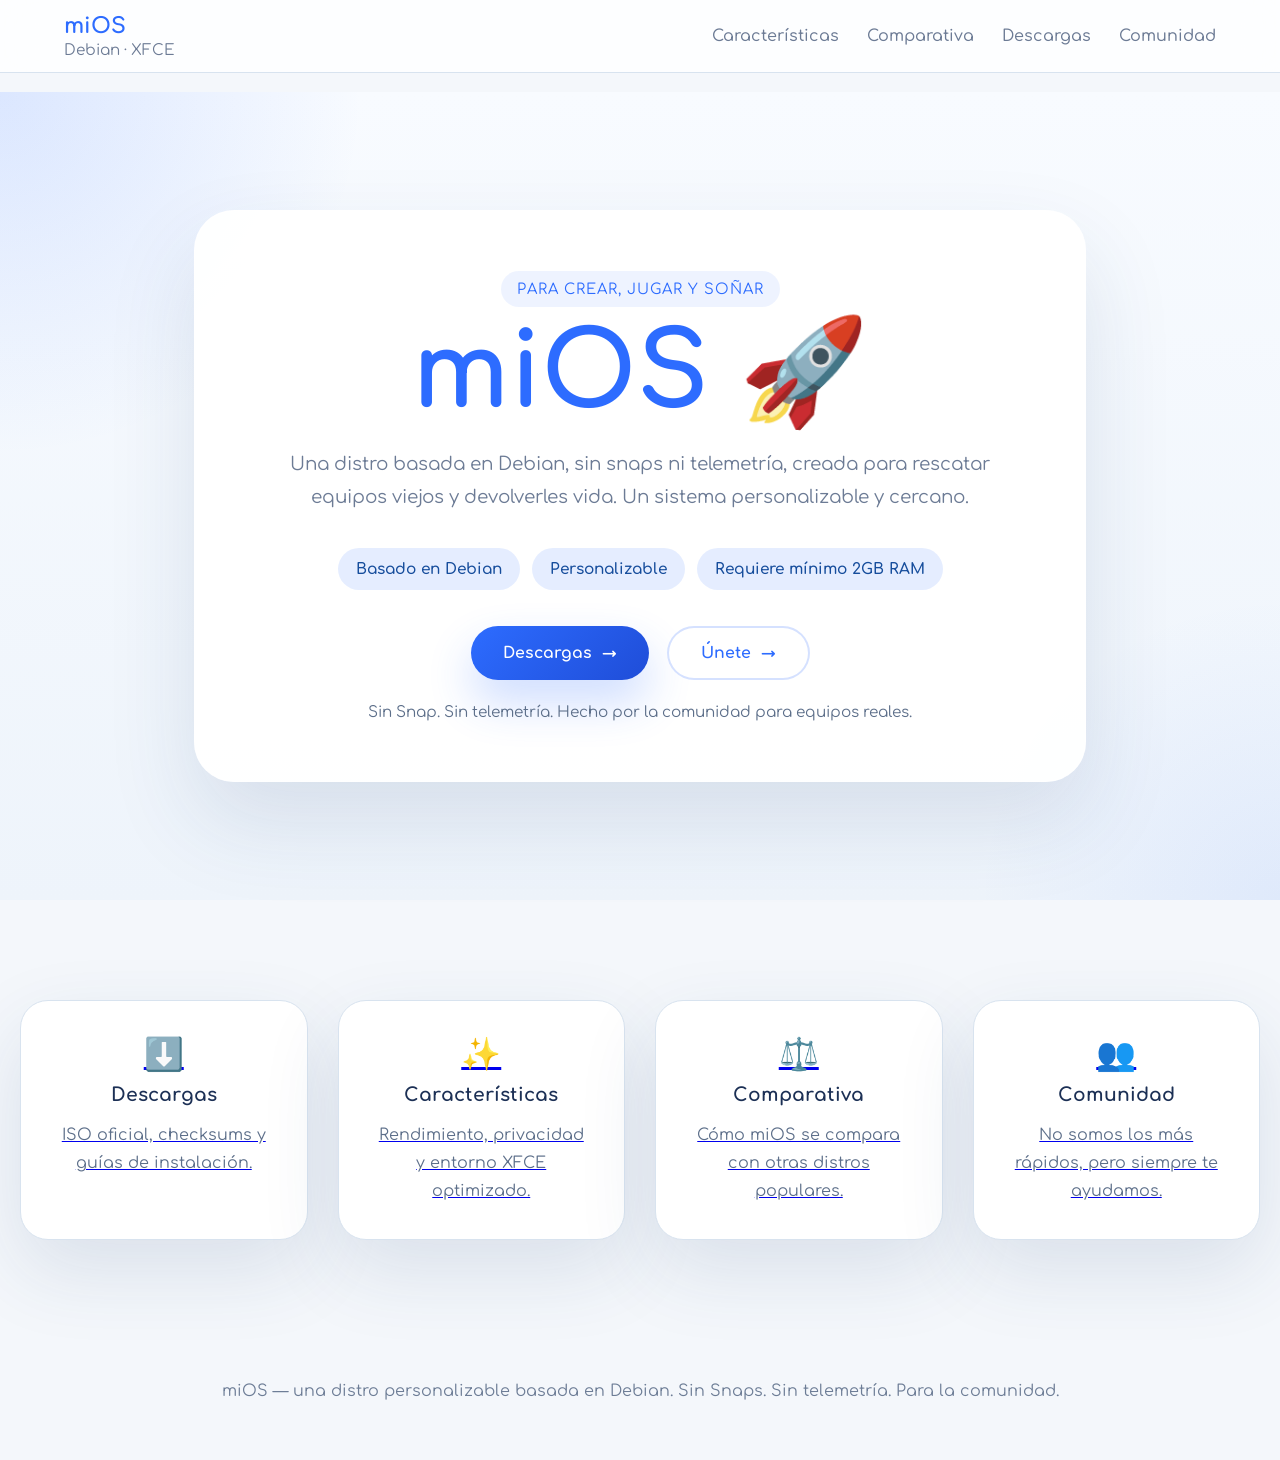
<file: index.html>
<!DOCTYPE html>
<html lang="es">
<head>
  <meta charset="UTF-8" />
  <meta name="viewport" content="width=device-width, initial-scale=1.0" />
  <title>miOS - Distro para crear, jugar y soñar</title>
  <link rel="preconnect" href="https://fonts.googleapis.com" />
  <link rel="preconnect" href="https://fonts.gstatic.com" crossorigin />
  <link href="https://fonts.googleapis.com/css2?family=Comfortaa:wght@300;400;500;600;700&display=swap" rel="stylesheet" />
  <link rel="icon" href="favicon.svg" type="image/svg+xml" />
  <link rel="stylesheet" href="styles.css" />
</head>
<body>
  <header class="header">
    <div class="header-inner">
      <div class="brand">
        <span class="brand-label">miOS</span>
        <span class="brand-sub">Debian · XFCE</span>
      </div>
      <nav>
        <a href="caracteristicas.html">Características</a>
        <a href="comparativa.html">Comparativa</a>
        <a href="descargas.html">Descargas</a>
        <a href="comunidad.html">Comunidad</a>
      </nav>
    </div>
  </header>

  <main>
    <section class="hero">
      <div class="hero-shell">
        <div class="hero-copy">
          <span class="eyebrow">Para crear, jugar y soñar</span>
          <h1 class="animate-letters">miOS <span class="emoji">🚀</span></h1>
          <p class="hero-text">Una distro basada en Debian, sin snaps ni telemetría, creada para rescatar equipos viejos y devolverles vida. Un sistema personalizable y cercano.</p>
          <div class="hero-pill-group">
            <span>Basado en Debian</span>
            <span>Personalizable</span>
            <span>Requiere mínimo 2GB RAM</span>
          </div>
          <div class="hero-buttons">
            <a class="btn primary" href="descargas.html">Descargas</a>
            <a class="btn outline" href="https://t.me/mioscanaloficial" target="_blank" rel="noreferrer">Únete</a>
          </div>
          <p class="hero-note">Sin Snap. Sin telemetría. Hecho por la comunidad para equipos reales.</p>
        </div>
      </div>
    </section>

    <section class="section quick-links">
      <div class="grid cards-grid">
        <a class="card" href="descargas.html">
          <div class="card-icon">⬇️</div>
          <h3 class="animate-letters">Descargas</h3>
          <p>ISO oficial, checksums y guías de instalación.</p>
        </a>
        <a class="card" href="caracteristicas.html">
          <div class="card-icon">✨</div>
          <h3 class="animate-letters">Características</h3>
          <p>Rendimiento, privacidad y entorno XFCE optimizado.</p>
        </a>
        <a class="card" href="comparativa.html">
          <div class="card-icon">⚖️</div>
          <h3 class="animate-letters">Comparativa</h3>
          <p>Cómo miOS se compara con otras distros populares.</p>
        </a>
        <a class="card" href="comunidad.html">
          <div class="card-icon">👥</div>
          <h3 class="animate-letters">Comunidad</h3>
          <p>No somos los más rápidos, pero siempre te ayudamos.</p>
        </a>
      </div>
    </section>
  </main>
  </main>

  <footer class="footer">
    <p>miOS — una distro personalizable basada en Debian. Sin Snaps. Sin telemetría. Para la comunidad.</p>
  </footer>

  <script src="script.js"></script>
</body>
</html>
</file>
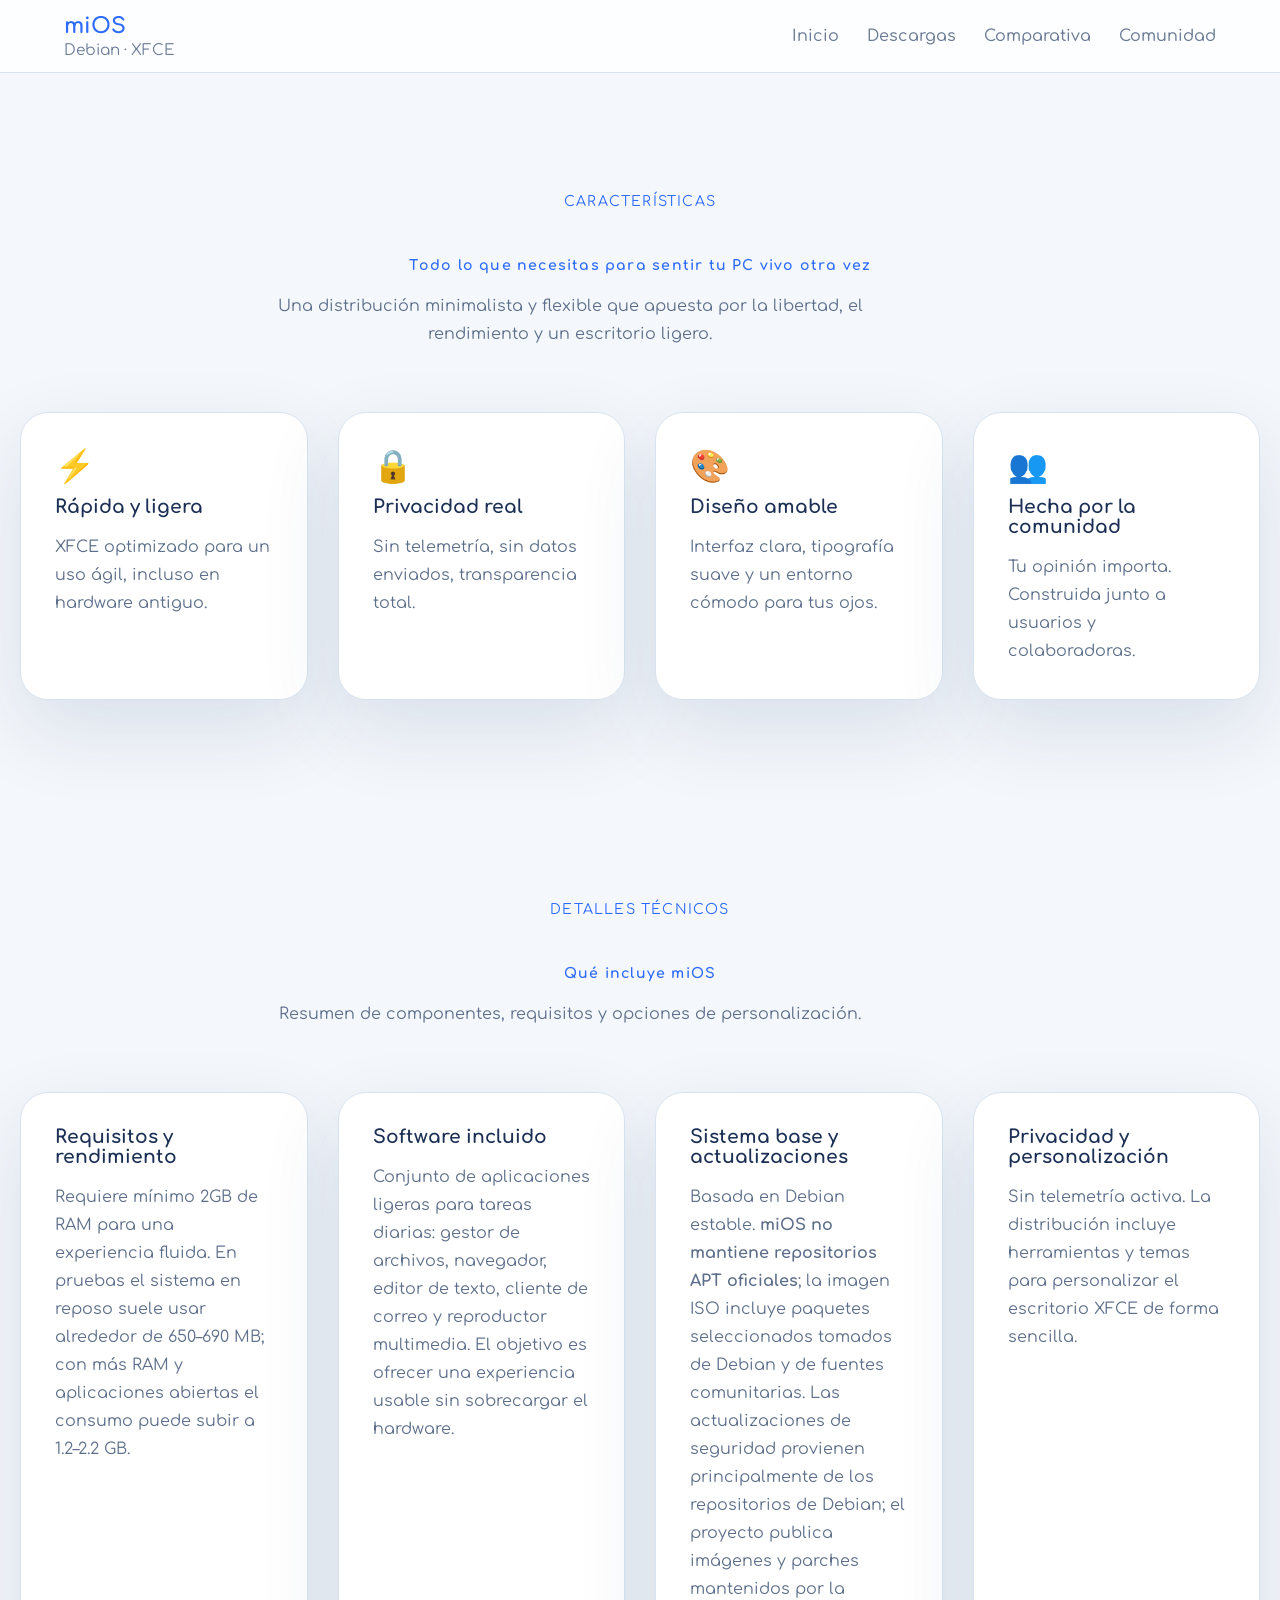
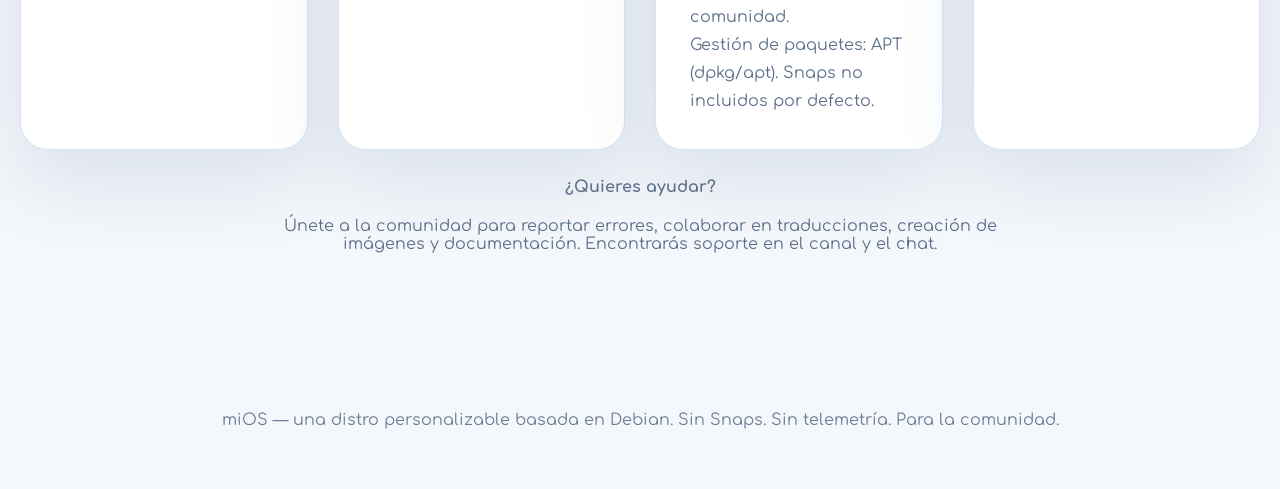
<file: caracteristicas.html>
<!DOCTYPE html>
<html lang="es">
<head>
  <meta charset="UTF-8" />
  <meta name="viewport" content="width=device-width, initial-scale=1.0" />
  <title>miOS — Características</title>
  <link rel="preconnect" href="https://fonts.googleapis.com" />
  <link rel="preconnect" href="https://fonts.gstatic.com" crossorigin />
  <link href="https://fonts.googleapis.com/css2?family=Comfortaa:wght@300;400;500;600;700&display=swap" rel="stylesheet" />
  <link rel="icon" href="favicon.svg" type="image/svg+xml" />
  <link rel="stylesheet" href="styles.css" />
</head>
<body>
  <header class="header">
    <div class="header-inner">
      <div class="brand">
        <span class="brand-label">miOS</span>
        <span class="brand-sub">Debian · XFCE</span>
      </div>
      <nav>
        <a href="index.html">Inicio</a>
        <a href="descargas.html">Descargas</a>
        <a href="comparativa.html">Comparativa</a>
        <a href="comunidad.html">Comunidad</a>
      </nav>
    </div>
  </header>

  <main>
    <section class="section">
      <div class="section-head">
        <span>Características</span>
        <h2 class="animate-letters">Todo lo que necesitas para sentir tu PC vivo otra vez</h2>
        <p>Una distribución minimalista y flexible que apuesta por la libertad, el rendimiento y un escritorio ligero.</p>
      </div>
      <div class="grid cards-grid">
        <article class="card">
          <div class="card-icon">⚡</div>
          <h3>Rápida y ligera</h3>
          <p>XFCE optimizado para un uso ágil, incluso en hardware antiguo.</p>
        </article>
        <article class="card">
          <div class="card-icon">🔒</div>
          <h3>Privacidad real</h3>
          <p>Sin telemetría, sin datos enviados, transparencia total.</p>
        </article>
        <article class="card">
          <div class="card-icon">🎨</div>
          <h3>Diseño amable</h3>
          <p>Interfaz clara, tipografía suave y un entorno cómodo para tus ojos.</p>
        </article>
        <article class="card">
          <div class="card-icon">👥</div>
          <h3>Hecha por la comunidad</h3>
          <p>Tu opinión importa. Construida junto a usuarios y colaboradoras.</p>
        </article>
      </div>
    </section>
    <section class="section">
      <div class="section-head">
        <span>Detalles técnicos</span>
        <h2 class="animate-letters">Qué incluye miOS</h2>
        <p>Resumen de componentes, requisitos y opciones de personalización.</p>
      </div>

      <div class="grid cards-grid">
        <article class="card">
          <h3>Requisitos y rendimiento</h3>
          <p>Requiere mínimo 2GB de RAM para una experiencia fluida. En pruebas el sistema en reposo suele usar alrededor de 650–690 MB; con más RAM y aplicaciones abiertas el consumo puede subir a 1.2–2.2 GB.</p>
        </article>
        <article class="card">
          <h3>Software incluido</h3>
          <p>Conjunto de aplicaciones ligeras para tareas diarias: gestor de archivos, navegador, editor de texto, cliente de correo y reproductor multimedia. El objetivo es ofrecer una experiencia usable sin sobrecargar el hardware.</p>
        </article>
        <article class="card">
          <h3>Sistema base y actualizaciones</h3>
          <p>Basada en Debian estable. <strong>miOS no mantiene repositorios APT oficiales</strong>; la imagen ISO incluye paquetes seleccionados tomados de Debian y de fuentes comunitarias. Las actualizaciones de seguridad provienen principalmente de los repositorios de Debian; el proyecto publica imágenes y parches mantenidos por la comunidad.</p>
          <p>Gestión de paquetes: APT (dpkg/apt). Snaps no incluidos por defecto.</p>
        </article>
        <article class="card">
          <h3>Privacidad y personalización</h3>
          <p>Sin telemetría activa. La distribución incluye herramientas y temas para personalizar el escritorio XFCE de forma sencilla.</p>
        </article>
      </div>

      <div style="max-width:760px;margin:28px auto 0;text-align:center;color:#5d6f8a;">
        <h4>¿Quieres ayudar?</h4>
        <p>Únete a la comunidad para reportar errores, colaborar en traducciones, creación de imágenes y documentación. Encontrarás soporte en el canal y el chat.</p>
      </div>
    </section>
  </main>

  <footer class="footer">
    <p>miOS — una distro personalizable basada en Debian. Sin Snaps. Sin telemetría. Para la comunidad.</p>
  </footer>

  <script src="script.js"></script>
</body>
</html>
</file>
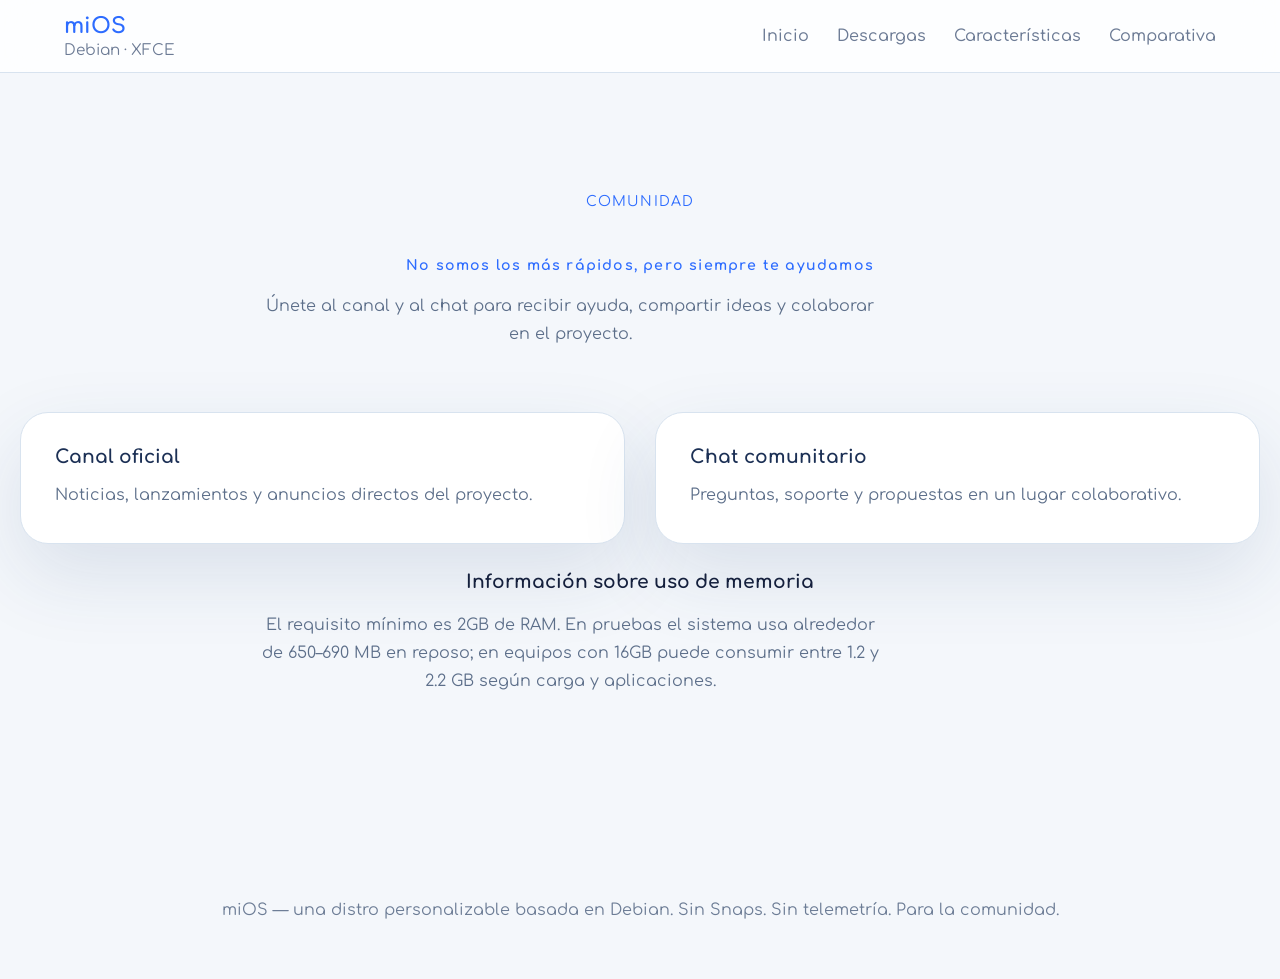
<file: comunidad.html>
<!DOCTYPE html>
<html lang="es">
<head>
  <meta charset="UTF-8" />
  <meta name="viewport" content="width=device-width, initial-scale=1.0" />
  <title>miOS — Comunidad</title>
  <link rel="preconnect" href="https://fonts.googleapis.com" />
  <link rel="preconnect" href="https://fonts.gstatic.com" crossorigin />
  <link href="https://fonts.googleapis.com/css2?family=Comfortaa:wght@300;400;500;600;700&display=swap" rel="stylesheet" />
  <link rel="icon" href="favicon.svg" type="image/svg+xml" />
  <link rel="stylesheet" href="styles.css" />
</head>
<body>
  <header class="header">
    <div class="header-inner">
      <div class="brand">
        <span class="brand-label">miOS</span>
        <span class="brand-sub">Debian · XFCE</span>
      </div>
      <nav>
        <a href="index.html">Inicio</a>
        <a href="descargas.html">Descargas</a>
        <a href="caracteristicas.html">Características</a>
        <a href="comparativa.html">Comparativa</a>
      </nav>
    </div>
  </header>

  <main>
    <section class="section section-community">
      <div class="section-head">
        <span>Comunidad</span>
        <h2 class="animate-letters">No somos los más rápidos, pero siempre te ayudamos</h2>
        <p>Únete al canal y al chat para recibir ayuda, compartir ideas y colaborar en el proyecto.</p>
      </div>
      <div class="grid community-grid">
        <a class="community-card" href="https://t.me/mioscanaloficial" target="_blank" rel="noreferrer">
          <h3>Canal oficial</h3>
          <p>Noticias, lanzamientos y anuncios directos del proyecto.</p>
        </a>
        <a class="community-card" href="https://t.me/mioscanaloficialchat" target="_blank" rel="noreferrer">
          <h3>Chat comunitario</h3>
          <p>Preguntas, soporte y propuestas en un lugar colaborativo.</p>
        </a>
      </div>

      <div class="section-head" style="margin-top:28px;">
        <h3>Información sobre uso de memoria</h3>
        <p>El requisito mínimo es 2GB de RAM. En pruebas el sistema usa alrededor de 650–690 MB en reposo; en equipos con 16GB puede consumir entre 1.2 y 2.2 GB según carga y aplicaciones.</p>
      </div>
    </section>
  </main>

  <footer class="footer">
    <p>miOS — una distro personalizable basada en Debian. Sin Snaps. Sin telemetría. Para la comunidad.</p>
  </footer>

  <script src="script.js"></script>
</body>
</html>
</file>
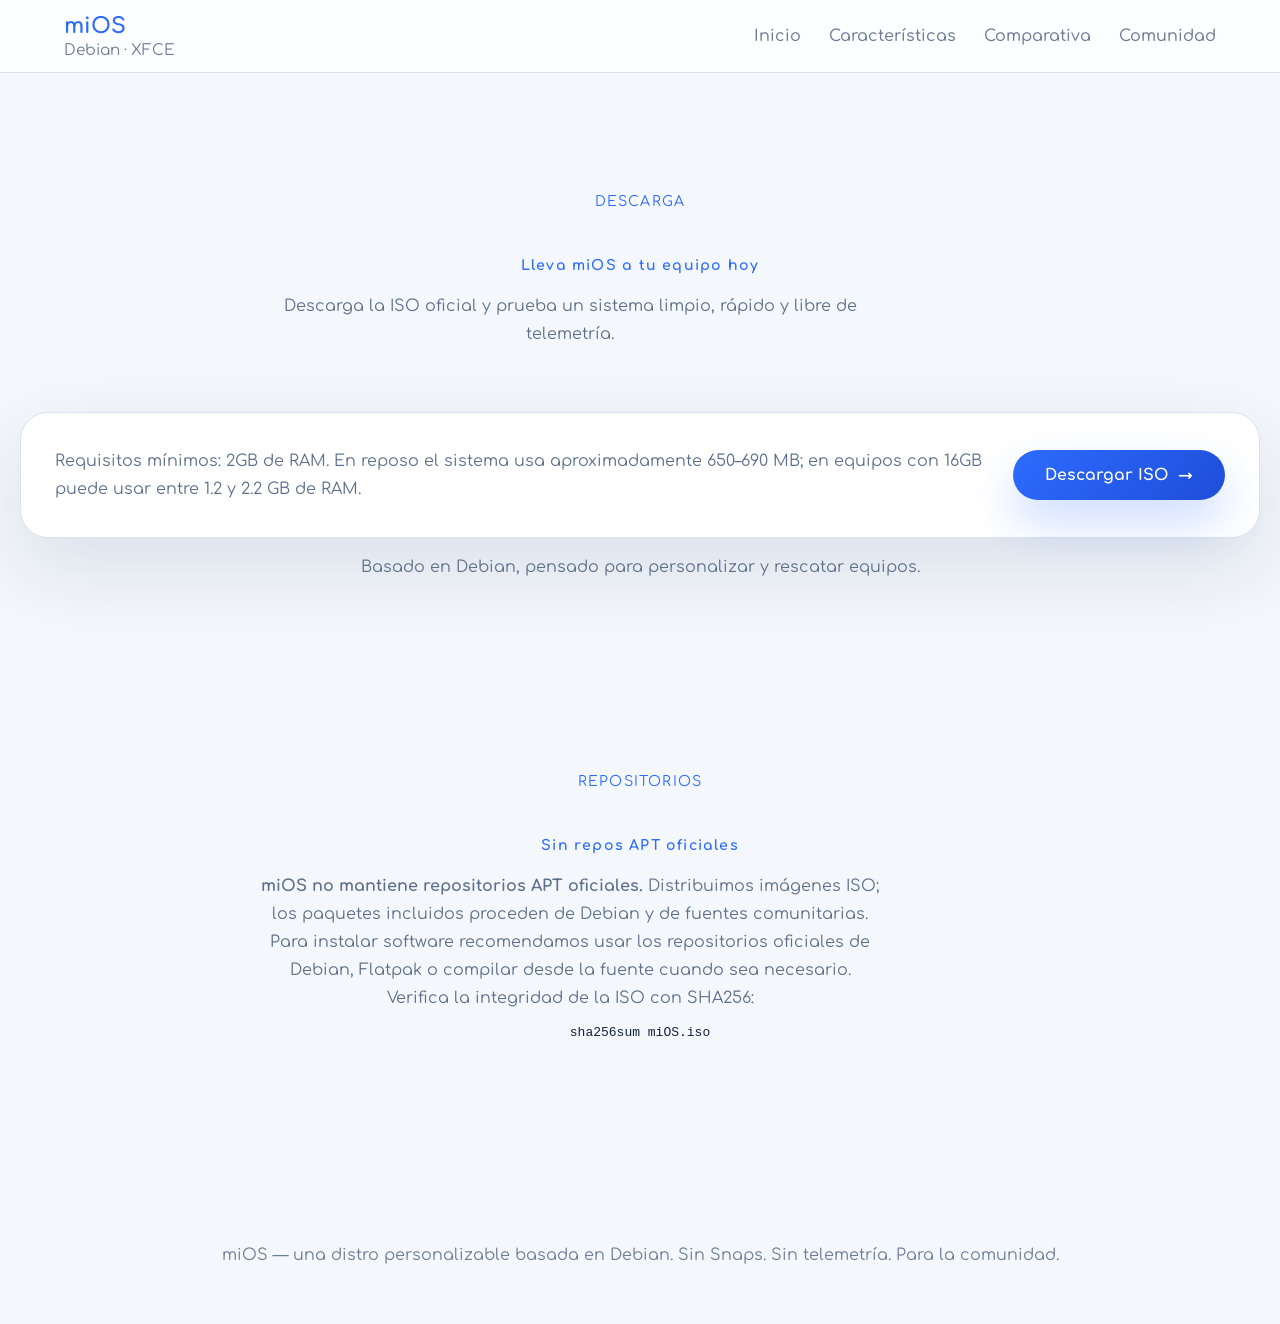
<file: descargas.html>
<!DOCTYPE html>
<html lang="es">
<head>
  <meta charset="UTF-8" />
  <meta name="viewport" content="width=device-width, initial-scale=1.0" />
  <title>miOS — Descargas</title>
  <link rel="preconnect" href="https://fonts.googleapis.com" />
  <link rel="preconnect" href="https://fonts.gstatic.com" crossorigin />
  <link href="https://fonts.googleapis.com/css2?family=Comfortaa:wght@300;400;500;600;700&display=swap" rel="stylesheet" />
  <link rel="icon" href="favicon.svg" type="image/svg+xml" />
  <link rel="stylesheet" href="styles.css" />
</head>
<body>
  <header class="header">
    <div class="header-inner">
      <div class="brand">
        <span class="brand-label">miOS</span>
        <span class="brand-sub">Debian · XFCE</span>
      </div>
      <nav>
        <a href="index.html">Inicio</a>
        <a href="caracteristicas.html">Características</a>
        <a href="comparativa.html">Comparativa</a>
        <a href="comunidad.html">Comunidad</a>
      </nav>
    </div>
  </header>

  <main>
    <section class="section section-download">
      <div class="section-head">
        <span>Descarga</span>
        <h2 class="animate-letters">Lleva miOS a tu equipo hoy</h2>
        <p>Descarga la ISO oficial y prueba un sistema limpio, rápido y libre de telemetría.</p>
      </div>
      <div class="download-card">
        <div>
          <p>Requisitos mínimos: 2GB de RAM. En reposo el sistema usa aproximadamente 650–690 MB; en equipos con 16GB puede usar entre 1.2 y 2.2 GB de RAM.</p>
        </div>
        <div class="download-actions">
          <a class="btn primary large" href="https://drive.google.com/file/d/1i7BaRfP0LBuPOBGjecT9Qu22OeQHzzyM/view?usp=sharing" target="_blank" rel="noreferrer">Descargar ISO</a>
        </div>
      </div>
      <p class="small-copy">Basado en Debian, pensado para personalizar y rescatar equipos.</p>
    </section>
    <section class="section">
      <div class="section-head">
        <span>Repositorios</span>
        <h2 class="animate-letters">Sin repos APT oficiales</h2>
        <p><strong>miOS no mantiene repositorios APT oficiales.</strong> Distribuimos imágenes ISO; los paquetes incluidos proceden de Debian y de fuentes comunitarias. Para instalar software recomendamos usar los repositorios oficiales de Debian, Flatpak o compilar desde la fuente cuando sea necesario.</p>
        <p>Verifica la integridad de la ISO con SHA256:</p>
        <pre><code>sha256sum miOS.iso</code></pre>
      </div>
    </section>
  </main>

  <footer class="footer">
    <p>miOS — una distro personalizable basada en Debian. Sin Snaps. Sin telemetría. Para la comunidad.</p>
  </footer>

  <script src="script.js"></script>
</body>
</html>
</file>
<file: styles.css>
:root {
  color-scheme: light;
  --bg: #f4f7fb;
  --surface: #ffffff;
  --surface-soft: #f1f5fb;
  --text: #15203d;
  --muted: #6c7b95;
  --accent: #2d6cff;
  --accent-dark: #1f4dd8;
  --danger: #e55353;
  --border: #d8e3ef;
  --shadow: 0 30px 80px rgba(31, 62, 112, 0.12);
}

* {
  box-sizing: border-box;
}

html, body {
  margin: 0;
  min-height: 100%;
  font-family: 'Comfortaa', cursive;
  background: var(--bg);
  color: var(--text);
}

body {
  -webkit-font-smoothing: antialiased;
  text-rendering: optimizeLegibility;
}

.header {
  position: fixed;
  inset: 0 0 auto 0;
  background: rgba(255, 255, 255, 0.82);
  backdrop-filter: blur(16px);
  border-bottom: 1px solid var(--border);
  z-index: 1000;
}

.header-inner {
  max-width: 1200px;
  margin: 0 auto;
  padding: 0 24px;
  height: 72px;
  display: flex;
  align-items: center;
  justify-content: space-between;
  gap: 24px;
}

.brand {
  display: flex;
  flex-direction: column;
  gap: 4px;
}

.brand-label {
  font-size: 1.35rem;
  font-weight: 700;
  color: var(--accent);
}

.brand-sub {
  font-size: 0.95rem;
  color: var(--muted);
}

nav {
  display: flex;
  gap: 28px;
  flex-wrap: wrap;
}

nav a {
  color: var(--muted);
  text-decoration: none;
  font-weight: 500;
  transition: color 0.2s ease;
}

nav a:hover {
  color: var(--text);
}

main {
  padding-top: 92px;
}

.hero {
  min-height: calc(100vh - 92px);
  display: flex;
  align-items: center;
  justify-content: center;
  background: radial-gradient(circle at top left, rgba(45, 108, 255, 0.14), transparent 24%),
              radial-gradient(circle at bottom right, rgba(45, 108, 255, 0.08), transparent 20%),
              linear-gradient(180deg, #f8fbff 0%, #eef4fb 100%);
  text-align: center;
}

.hero-shell {
  width: min(940px, 100%);
  padding: 0 24px;
}

.hero-copy {
  position: relative;
  background: rgba(255, 255, 255, 0.94);
  border: 1px solid rgba(255, 255, 255, 0.75);
  border-radius: 40px;
  padding: 60px;
  box-shadow: 0 40px 90px rgba(31, 62, 112, 0.12);
}

.hero-copy::before {
  content: '';
  position: absolute;
  inset: 0;
  border-radius: 40px;
  pointer-events: none;
}

.eyebrow {
  display: inline-flex;
  padding: 10px 16px;
  background: rgba(45, 108, 255, 0.08);
  border-radius: 999px;
  color: var(--accent);
  font-size: 0.92rem;
  text-transform: uppercase;
  letter-spacing: 1px;
  margin-bottom: 20px;
}

.hero h1 {
  margin: 0;
  font-size: clamp(4rem, 9vw, 6.5rem);
  line-height: 0.9;
  color: var(--accent);
  animation: fadeInUp 0.9s ease-out;
}

.hero-text {
  margin: 28px auto 34px;
  max-width: 700px;
  color: var(--muted);
  font-size: 1.15rem;
  line-height: 1.8;
}

.hero-pill-group {
  display: inline-flex;
  flex-wrap: wrap;
  justify-content: center;
  gap: 12px;
  margin-bottom: 36px;
}

.hero-pill-group span {
  display: inline-flex;
  align-items: center;
  justify-content: center;
  padding: 12px 18px;
  border-radius: 999px;
  background: rgba(45, 108, 255, 0.12);
  color: #164d9c;
  font-weight: 600;
  font-size: 0.96rem;
}

.hero-buttons {
  display: flex;
  justify-content: center;
  gap: 18px;
  flex-wrap: wrap;
  margin-bottom: 24px;
}

.btn {
  display: inline-flex;
  align-items: center;
  justify-content: center;
  padding: 16px 32px;
  border-radius: 999px;
  font-weight: 700;
  font-size: 0.98rem;
  text-decoration: none;
  transition: transform 0.25s ease, box-shadow 0.25s ease, background 0.25s ease;
}

.btn::after {
  content: '→';
  margin-left: 10px;
  transition: transform 0.25s ease;
}

.btn:hover {
  transform: translateY(-3px);
}

.btn:hover::after {
  transform: translateX(4px);
}

.primary {
  background: linear-gradient(135deg, var(--accent), var(--accent-dark));
  color: #fff;
  box-shadow: 0 22px 45px rgba(45, 108, 255, 0.24);
}

.outline {
  color: var(--accent);
  border: 2px solid rgba(45, 108, 255, 0.2);
  background: rgba(255, 255, 255, 0.95);
}

.hero-note {
  margin: 0;
  color: #5d6f8a;
  font-size: 0.95rem;
}

.hero-tagline {
  margin-top: 12px;
  color: var(--accent);
  font-weight: 800;
  font-size: 1.05rem;
  letter-spacing: 0.02em;
}

/* Ensure animate-letters and brand preserve original case */
.animate-letters, .animate-letters .letter, .brand-label {
  text-transform: none !important;
}

.section {
  padding: 100px 20px;
}

.section-head {
  max-width: 760px;
  margin: 0 auto 64px;
  text-align: center;
}

.section-head span {
  display: inline-block;
  margin-bottom: 18px;
  color: var(--accent);
  font-size: 0.88rem;
  letter-spacing: 1.2px;
  text-transform: uppercase;
}

.section-head h2 {
  margin: 0;
  font-size: clamp(2.5rem, 4vw, 3.5rem);
  line-height: 1.05;
}

.section-head p {
  margin: 18px auto 0;
  max-width: 620px;
  color: #5e6f8c;
  line-height: 1.8;
}

.grid {
  display: grid;
  gap: 30px;
}

.cards-grid {
  grid-template-columns: repeat(auto-fit, minmax(260px, 1fr));
}

.card,
.compare-card,
.community-card,
.download-card {
  background: var(--surface);
  border: 1px solid var(--border);
  border-radius: 28px;
  padding: 34px;
  box-shadow: var(--shadow);
  transition: transform 0.3s ease, box-shadow 0.3s ease;
}

.card:hover,
.compare-card:hover,
.community-card:hover,
.download-card:hover {
  transform: translateY(-4px);
  box-shadow: 0 35px 80px rgba(31, 62, 112, 0.14);
}

.card-icon {
  font-size: 1.8rem;
  margin-bottom: 18px;
}

.card h3,
.compare-card h3,
.community-card h3,
.download-card h2 {
  margin: 0 0 16px;
  color: #1c3055;
}

.card p,
.compare-card p,
.community-card p,
.download-card p,
.section-head p {
  color: #5d6f8a;
  line-height: 1.75;
  margin: 0;
}

.compare-grid {
  grid-template-columns: repeat(auto-fit, minmax(340px, 1fr));
}

.compare-card {
  min-height: 380px;
}

.compare-brand {
  display: flex;
  align-items: center;
  gap: 16px;
  margin-bottom: 28px;
}

.compare-brand img {
  width: 44px;
  height: auto;
  display: block;
}

.miOS-mark {
  display: inline-flex;
  align-items: center;
  justify-content: center;
  min-width: 84px;
  padding: 10px 18px;
  border-radius: 999px;
  background: rgba(45, 108, 255, 0.14);
  color: var(--accent);
  font-weight: 700;
  letter-spacing: 0.09em;
}

.compare-card h3 {
  margin: 0;
}

.compare-card ul {
  list-style: none;
  padding: 0;
  margin: 0;
}

.compare-card li {
  display: flex;
  gap: 10px;
  margin-bottom: 16px;
  color: #5d6f8a;
}

.section-compare .compare-grid {
  align-items: stretch;
}

.section-download {
  padding-bottom: 80px;
}

.download-card {
  display: grid;
  grid-template-columns: 1fr auto;
  align-items: center;
  gap: 30px;
}

.download-card h2 {
  margin-bottom: 16px;
}

.download-actions {
  display: flex;
  justify-content: center;
}

.small-copy {
  margin-top: 20px;
  color: #5d6f8a;
  text-align: center;
}

.community-grid {
  grid-template-columns: repeat(auto-fit, minmax(300px, 1fr));
}

.community-card {
  text-decoration: none;
  color: inherit;
}

.community-card h3 {
  margin-bottom: 14px;
}

/* Error / alert styles */
.error, .alert-danger {
  color: var(--danger);
  border: 1px solid rgba(229,83,83,0.18);
  background: rgba(229,83,83,0.06);
  padding: 12px 16px;
  border-radius: 12px;
}

.badge-danger {
  display: inline-block;
  padding: 6px 10px;
  border-radius: 999px;
  background: rgba(229,83,83,0.08);
  color: var(--danger);
  font-weight: 700;
}

.footer {
  padding: 42px 20px 60px;
  text-align: center;
}

.footer p {
  margin: 0;
  color: #6d7d96;
}

@keyframes fadeInUp {
  from {
    opacity: 0;
    transform: translateY(30px);
  }
  to {
    opacity: 1;
    transform: translateY(0);
  }
}

@media (max-width: 980px) {
  .header-inner {
    flex-wrap: wrap;
    justify-content: center;
    gap: 16px;
  }

  .hero-copy {
    padding: 48px 28px;
  }

  .section {
    padding: 80px 18px;
  }

  .download-card {
    grid-template-columns: 1fr;
  }
}

@media (max-width: 680px) {
  .hero {
    min-height: auto;
    padding: 80px 0 40px;
  }

  main {
    padding-top: 88px;
  }

  .hero-copy {
    border-radius: 30px;
    padding: 36px 24px;
  }

  .hero h1 {
    font-size: clamp(3.2rem, 16vw, 5rem);
  }

  .hero-text {
    font-size: 1rem;
  }

  .section {
    padding: 60px 16px;
  }

  .hero-pill-group {
    justify-content: center;
  }

  nav {
    gap: 16px;
  }

  .compare-brand,
  .download-card {
    flex-direction: column;
    align-items: stretch;
  }

  .compare-brand img {
    width: 36px;
  }
}

/* Letter + emoji animations */
.letter {
  display: inline-block;
  opacity: 0;
  transform: translateY(8px) rotateX(8deg);
  animation: letterFade 640ms cubic-bezier(.2,.8,.2,1) forwards;
}

@keyframes letterFade {
  from { opacity: 0; transform: translateY(8px) rotateX(8deg); }
  to { opacity: 1; transform: translateY(0) rotateX(0); }
}

.emoji {
  display: inline-block;
  transform-origin: 50% 60%;
  animation: emojiBounce 2.4s ease-in-out infinite;
}

@keyframes emojiBounce {
  0%, 100% { transform: translateY(0) rotate(0deg); }
  30% { transform: translateY(-6px) rotate(-6deg); }
  60% { transform: translateY(-3px) rotate(4deg); }
}

.quick-links .card { text-align: center; }
.card .card-icon { font-size: 2rem; margin-bottom: 12px; }
</file>
